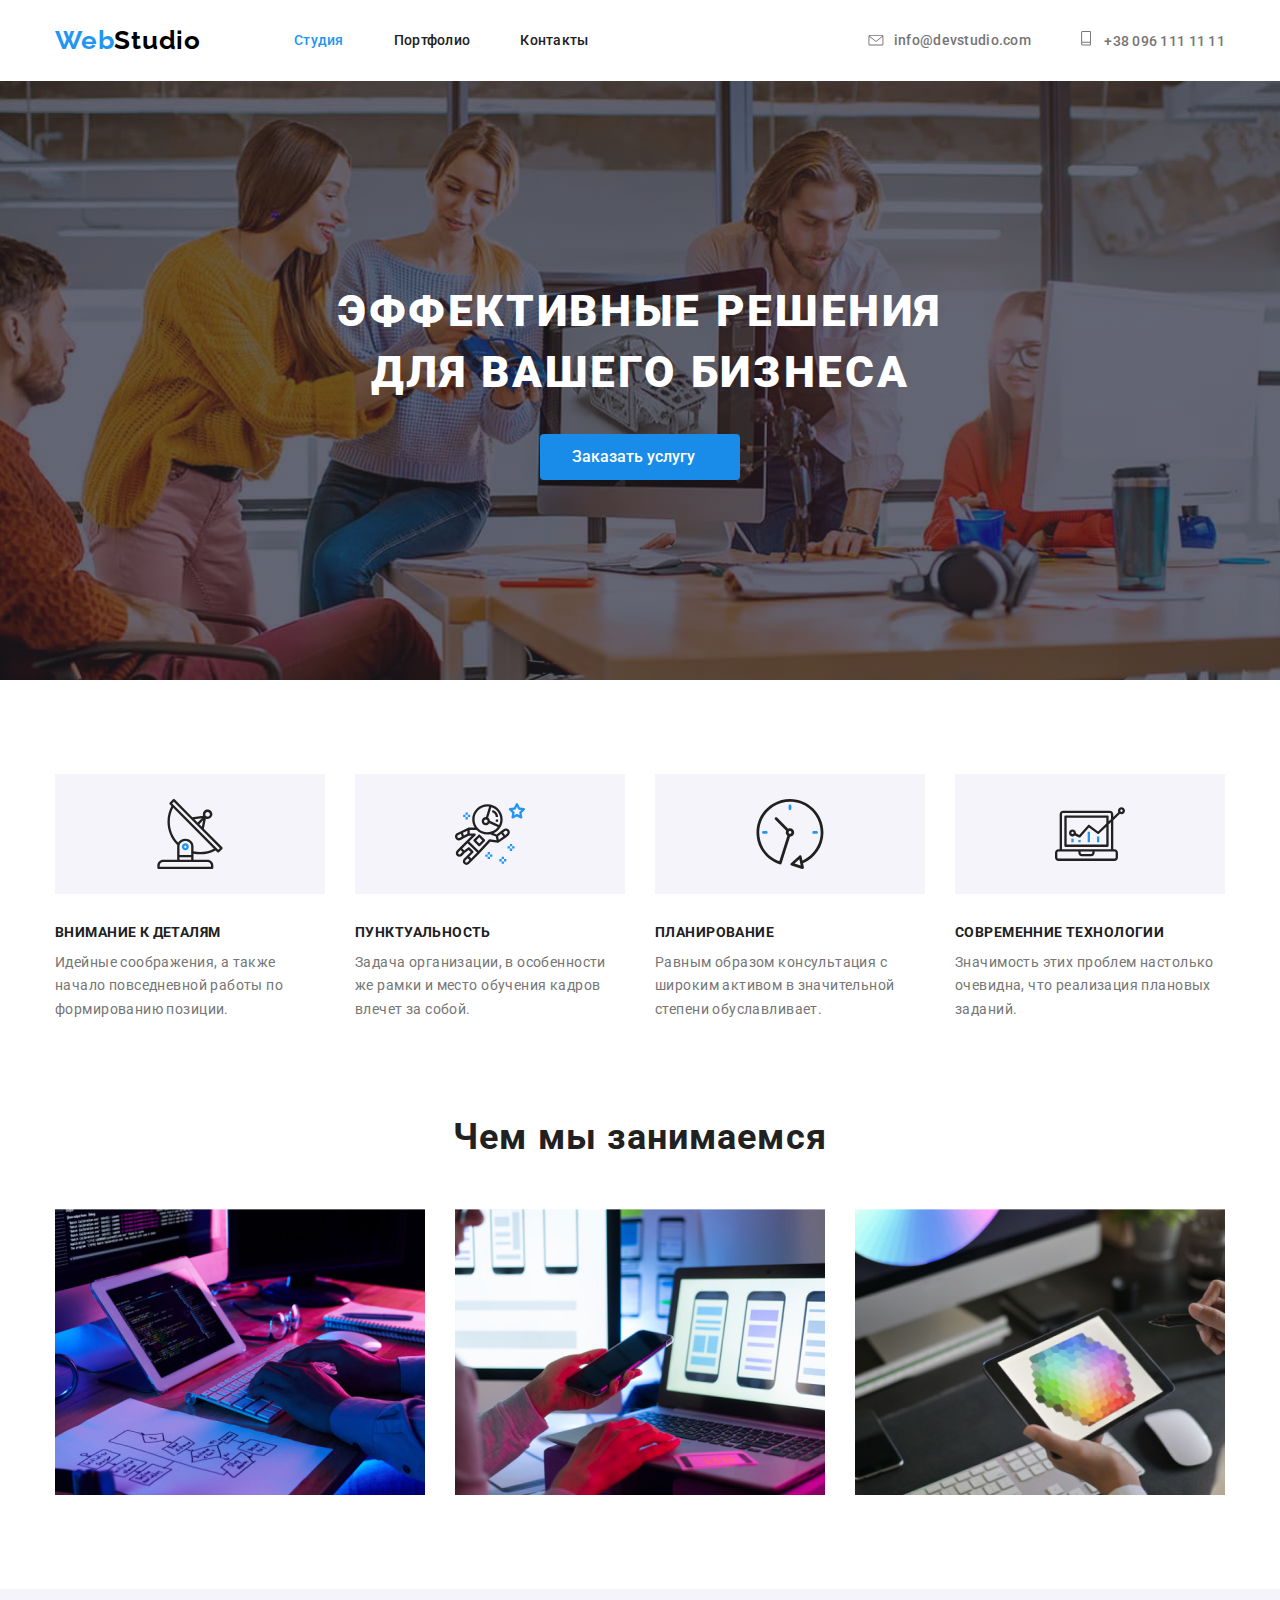
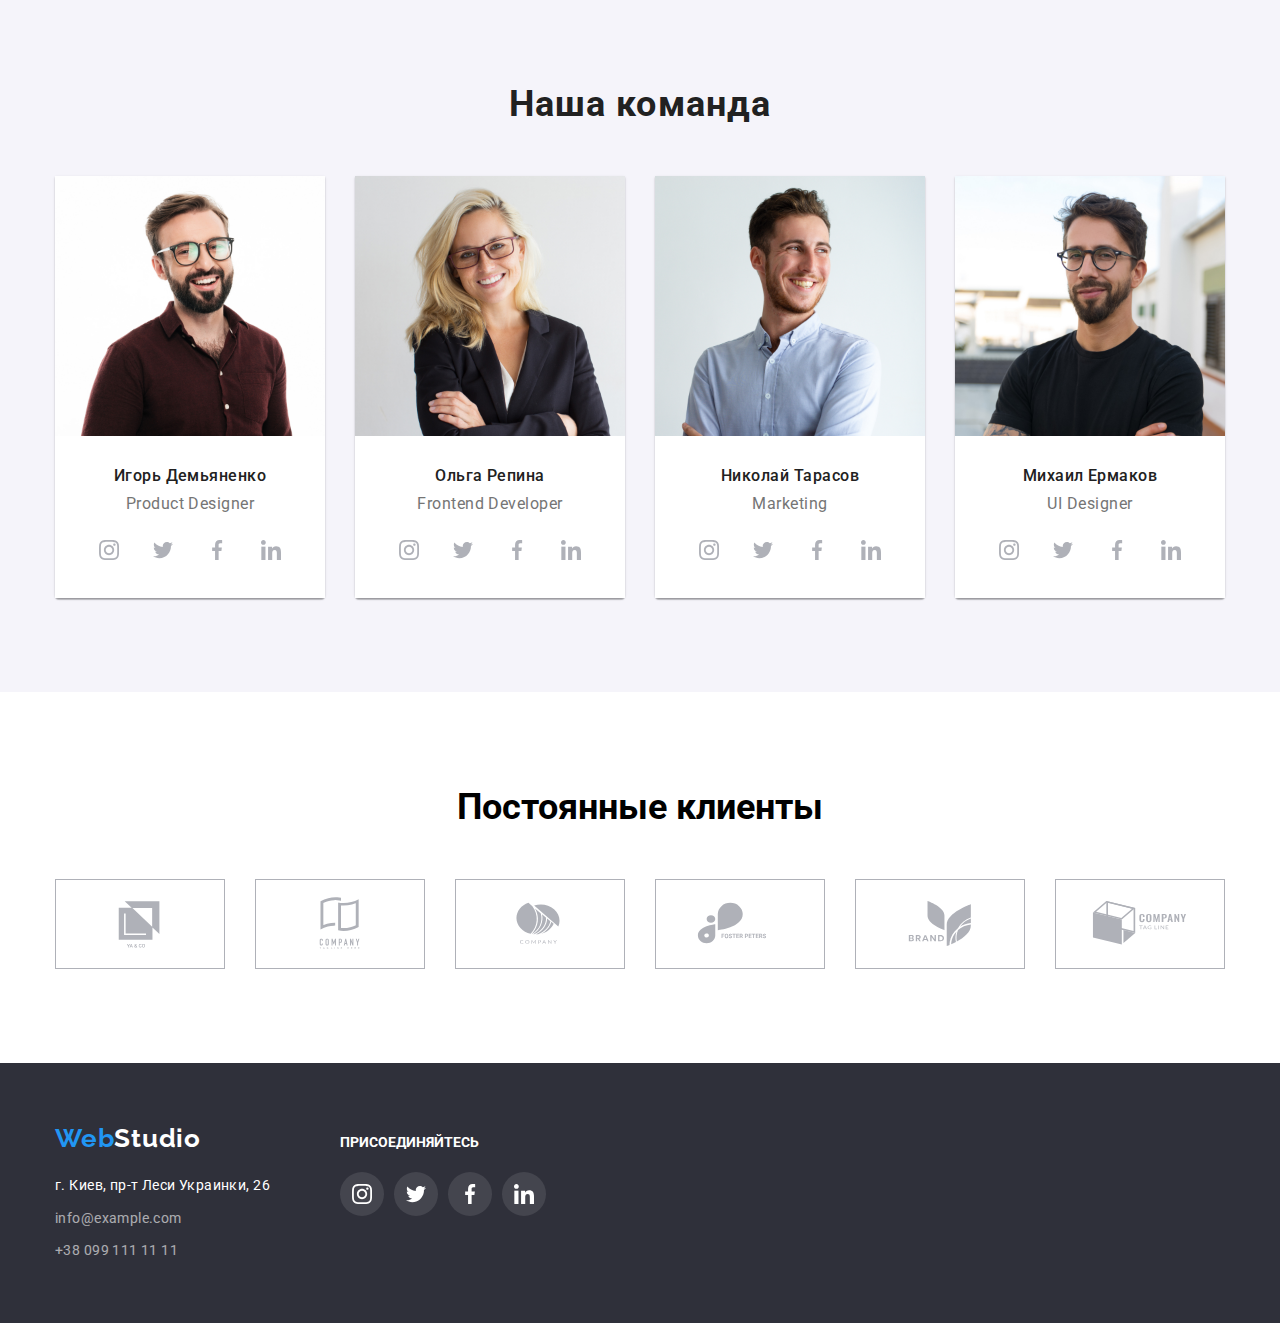
<file: index.html>
<!DOCTYPE html>
<html lang="ru">
  <head>
    <meta charset="UTF-8" />
    <meta http-equiv="X-UA-Compatible" content="IE=edge" />
    <meta name="viewport" content="width=device-width, initial-scale=1.0" />
    <title>WebStudio</title>
    <link rel="preconnect" href="https://fonts.gstatic.com" />
    <link
      href="https://fonts.googleapis.com/css2?family=Raleway:wght@700&amp;family=Roboto:wght@400;500;700;900&amp;display=swap"
      rel="stylesheet"
    />
    <link rel="stylesheet" href="./CSS/style.css" />
    <link rel="stylesheet" href="./CSS/modern-normalize.css">
  </head>
  <body class="body-index">
    <!--шапка сайта-->
    <header class="header">
      <div class="container">
        <nav class="navigation">
          <a href lang="en-us">
            <span class="logo">Web</span><span class="name">Studio</span>
          </a>
          <ul class="menu-nav">
            <li class="menu-nav-item">
              <a href="./index.html" class="point-nav active"> Студия </a>
            </li>
            <li class="menu-nav-item">
              <a href="./portfolio.html" class="point-nav"> Портфолио </a>
            </li>
            <li class="menu-nav-item">
              <a href="#" class="point-nav"> Контакты </a>
            </li>
          </ul>
        </nav>
          <ul class="contact-list">
            <li class="adress-item">
              <a href="mailto:info@devstudio.com" class="adress"
                >
                <svg class="link-icon" width="16" height="11.2">
                  <use href="./img/svg/symbol-defs.svg#icon-envelope"></use>
                </svg>
                info@devstudio.com
                </a>
            </li>
            <li class="adress-item">
              <a href="tel:+380961111111" class="tel">
                <svg class="link-icon" width="10" height="14.94">
                  <use href="./img/svg/symbol-defs.svg#icon-Vector"></use>
                </svg>
                +38 096 111 11 11</a>
            </li>
          </ul>
      </div>
    </header>
    <!-- содание сайта-->
    <main>
      <!-- герой секции-->
      <section class="hero-section overlay">
        
        <div class="container">
          
          <h1 class="h1">ЭФФЕКТИВНЫЕ РЕШЕНИЯ ДЛЯ ВАШЕГО БИЗНЕСА</h1>
          <button type="button" class="button">Заказать услугу</button>
        
      </div>
        <!--фон на весь блок-->

      </section>
      <!--о нас секция-->
      <section class="advantage-section">
        <div class="container">
          <ul class="advantage">
            <li class="container-point">
              <div class="advantage-block">
                
                <svg class="advantage-icon">
                  <use href="./img/svg/symbol-defs.svg#icon-antenna-1"></use>
                </svg>
              </div>
              
              <h3 class="advantage-title">ВНИМАНИЕ К ДЕТАЛЯМ</h3>
              <p class="advantage-text">
                Идейные соображения, а также начало повседневной работы по
                формированию позиции.
              </p>
            </li>
            <li class="container-point">
              <div class="advantage-block">
                
                <svg class="advantage-icon">
                  <use href="./img/svg/symbol-defs.svg#icon-astronaut"></use>
                </svg>
              </div>
              <h3 class="advantage-title">ПУНКТУАЛЬНОСТЬ</h3>
              <p class="advantage-text">
                Задача организации, в особенности же рамки и место обучения
                кадров влечет за собой.
              </p>
            </li>
            <li class="container-point">
              <div class="advantage-block">
                
                <svg class="advantage-icon">
                  <use href="./img/svg/symbol-defs.svg#icon-clock"></use>
                </svg>
              </div>
              <h3 class="advantage-title">ПЛАНИРОВАНИЕ</h3>
              <p class="advantage-text">
                Равным образом консультация с широким активом в значительной
                степени обуславливает.
              </p>
            </li>
            <li class="container-point">
              <div class="advantage-block">
                
                <svg class="advantage-icon">
                  <use href="./img/svg/symbol-defs.svg#icon-diagram"></use>
                </svg>
              </div>
              <h3 class="advantage-title">СОВРЕМЕННИЕ ТЕХНОЛОГИИ</h3>
              <p class="advantage-text">
                Значимость этих проблем настолько очевидна, что реализация
                плановых заданий.
              </p>
            </li>
          </ul>
        </div>
      </section>
      <!--Чем мы занимаемся-->
      <section class="section-work">
        <div class="container">
          <h2 class="work">Чем мы занимаемся</h2>
          <ul class="work-picture">
            <li class="work-list">
              <img
                src="./img/box_1.jpg"
                alt="клавиатура"
                width="370"
                height="286"
              />
            </li>
            <li class="work-list">
              <img
                src="./img/box_2.jpg"
                alt="телефон на фоне монитора"
                width="370"
                height="286"
              />
            </li>
            <li class="work-list">
              <img
                src="./img/box_3.jpg"
                alt="планшет в руке"
                width="370"
                height="286"
              />
            </li>
          </ul>
        </div>
      </section>
      <!--Наша команда-->
      <section class="team">
        <div class="container">
          <h2>Наша команда</h2>
          <ul class="team-pfoto">
            <li class="team-point">
              <img
                src="./img/img.jpg"
                alt="Игорь Демьяненко"
                width="270"
                height="260"
              />
              <div class="team-pfoto-card">
                <h3>Игорь Демьяненко</h3>
                <p>Product Designer</p>
                <ul class="team-social">
                  <li class="link">
                  <a href class="social-block">
                    <svg class="social-links">
                      <use href="./img/svg/symbol-defs.svg#icon-instagram-2"></use>
                      </svg>
                  </a>
                  </li>
                  <li class="link">
                    <a href class="social-block">
                      <svg class="social-links">
                        <use href="./img/svg/symbol-defs.svg#icon-twitter-1"></use>
                      </svg>
                    </a>
                    </li>
                    <li class="link">
                      <a href class="social-block">
                        <svg class="social-links">
                          <use href="./img/svg/symbol-defs.svg#icon-facebook-1"></use>
                        </svg>
                      </a>
                      </li>
                      <li class="link">
                        <a href class="social-block">
                          <svg class="social-links">
                            <use href="./img/svg/symbol-defs.svg#icon-linkedin-1"></use>
                          </svg>
                        </a>
                        </li>
                </ul>
              </div>
             
            </li>
            <li class="team-point">
              <img
                src="./img/img (1).jpg"
                alt="Ольга Репина"
                width="270"
                height="260"
              />
              <div class="team-pfoto-card">
                <h3>Ольга Репина</h3>
                <p>Frontend Developer</p>
                <ul class="team-social">
                  <li class="link">
                  <a href class="social-block">
                    <svg class="social-links">
                      <use href="./img/svg/symbol-defs.svg#icon-instagram-2"></use>
                      </svg>
                  </a>
                  </li>
                  <li class="link">
                    <a href class="social-block">
                      <svg class="social-links">
                        <use href="./img/svg/symbol-defs.svg#icon-twitter-1"></use>
                      </svg>
                    </a>
                    </li>
                    <li class="link">
                      <a href class="social-block">
                        <svg class="social-links">
                          <use href="./img/svg/symbol-defs.svg#icon-facebook-1"></use>
                        </svg>
                      </a>
                      </li>
                      <li class="link">
                        <a href class="social-block">
                          <svg class="social-links">
                            <use href="./img/svg/symbol-defs.svg#icon-linkedin-1"></use>
                          </svg>
                        </a>
                        </li>
                </ul>
              </div>
            </li>
            <li class="team-point">
              <img
                src="./img/img (2).jpg"
                alt="Николай Тарасов"
                width="270"
                height="260"
              />
              <div class="team-pfoto-card">
                <h3>Николай Тарасов</h3>
                <p>Marketing</p>
                <ul class="team-social">
                  <li class="link">
                  <a href class="social-block">
                    <svg class="social-links">
                      <use href="./img/svg/symbol-defs.svg#icon-instagram-2"></use>
                      </svg>
                  </a>
                  </li>
                  <li class="link">
                    <a href class="social-block">
                      <svg class="social-links">
                        <use href="./img/svg/symbol-defs.svg#icon-twitter-1"></use>
                      </svg>
                    </a>
                    </li>
                    <li class="link">
                      <a href class="social-block">
                        <svg class="social-links">
                          <use href="./img/svg/symbol-defs.svg#icon-facebook-1"></use>
                        </svg>
                      </a>
                      </li>
                      <li class="link">
                        <a href class="social-block">
                          <svg class="social-links">
                            <use href="./img/svg/symbol-defs.svg#icon-linkedin-1"></use>
                          </svg>
                        </a>
                        </li>
                </ul>
              </div>
            </li>
            <li class="team-point">
              <img
                src="./img/img (3).jpg"
                alt="Михаил Ермаков"
                width="270"
                height="260"
              />
              <div class="team-pfoto-card">
                <h3>Михаил Ермаков</h3>
                <p>UI Designer</p>
                <ul class="team-social">
                  <li class="link">
                  <a href class="social-block">
                    <svg class="social-links">
                      <use href="./img/svg/symbol-defs.svg#icon-instagram-2"></use>
                      </svg>
                  </a>
                  </li>
                  <li class="link">
                    <a href class="social-block">
                      <svg class="social-links">
                        <use href="./img/svg/symbol-defs.svg#icon-twitter-1"></use>
                      </svg>
                    </a>
                    </li>
                    <li class="link">
                      <a href class="social-block">
                        <svg class="social-links">
                          <use href="./img/svg/symbol-defs.svg#icon-facebook-1"></use>
                        </svg>
                      </a>
                      </li>
                      <li class="link">
                        <a href class="social-block">
                          <svg class="social-links">
                            <use href="./img/svg/symbol-defs.svg#icon-linkedin-1"></use>
                          </svg>
                        </a>
                        </li>
                </ul>
              </div>
            </li>
          </ul>
        </div>
      </section>
      <section class="section">
        <div class="container">
          <h2 class="section-title">Постоянные клиенты</h2>
          <ul class="clients">
            <li class="company">
              <a href="" class="client-block">
                <svg width="106" height="60">
                  <use href="./img/svg/defs.svg#icon-Logo"></use>
                </svg>
              </a>
            </li>
            <li class="company">
              <a href="" class="client-block">
                <svg width="106" height="60">
                  <use href="./img/svg/defs.svg#icon-Logo-1"></use>
                </svg>
              </a>
            </li>
            <li class="company">
              <a href="" class="client-block">
                <svg width="106" height="60">
                  <use href="./img/svg/defs.svg#icon-Logo-2"></use>
                </svg>
              </a>
            </li>
            <li class="company">
              <a href="" class="client-block">
                <svg width="106" height="60">
                  <use href="./img/svg/defs.svg#icon-Logo-3"></use>
                </svg>
              </a>
            </li>
            <li class="company">
              <a href="" class="client-block">
                <svg width="106" height="60">
                  <use href="./img/svg/defs.svg#icon-Logo-4"></use>
                </svg>
              </a>
            </li>
            <li class="company">
              <a href="" class="client-block">
                <svg width="106" height="60">
                  <use href="./img/svg/defs.svg#icon-Logo-5"></use>
                </svg>
              </a>
            </li>
          </ul>
        </div>
      </section>
    </main>
    <!--Контактные данные-->
    <footer class="color-footer">
      <div class="container flex">
        <div class="footer-item">
        <a href lang="en-us">
          <span class="logo">Web</span><span class="name-footer">Studio</span>
        </a>
        <address class="address-list">
          <p class="address-map">г. Киев, пр-т Леси Украинки, 26</p>
          <ul>
            <li class="footer-point">
              <a href="mailto:info@example.com" class="address-footer"
                >info@example.com</a
              >
            </li>
            <li class="footer-point">
              <a href="tel:+380991111111" class="address-footer"
                >+38 099 111 11 11</a
              >
            </li>
          </ul>
        </address>
         </div>
      <div class="footer-social">
        
          <p class="footer-title">присоединяйтесь</p>
        
        <ul class="social-icon">
          <li class="footer-icon">
            <a href="" class="footer-block">
              <svg class="footer-links">
                <use href="./img/svg/symbol-defs.svg#icon-instagram-2"></use>
              </svg>
            </a>
          </li>
          <li class="footer-icon">
            <a href="" class="footer-block">
              <svg class="footer-links">
                <use href="./img/svg/symbol-defs.svg#icon-twitter-1"></use>
              </svg>
            </a>
          </li>
          <li class="footer-icon">
            <a href="" class="footer-block">
              <svg class="footer-links">
                <use href="./img/svg/symbol-defs.svg#icon-facebook-1"></use>
              </svg>
            </a>
          </li>
          <li class="footer-icon">
            <a href="" class="footer-block">
              <svg class="footer-links">
                <use href="./img/svg/symbol-defs.svg#icon-linkedin-1"></use>
              </svg>
            </a>
          </li>
        </ul>
      </div>
      </div>
    </footer>
  </body>
</html>
</file>
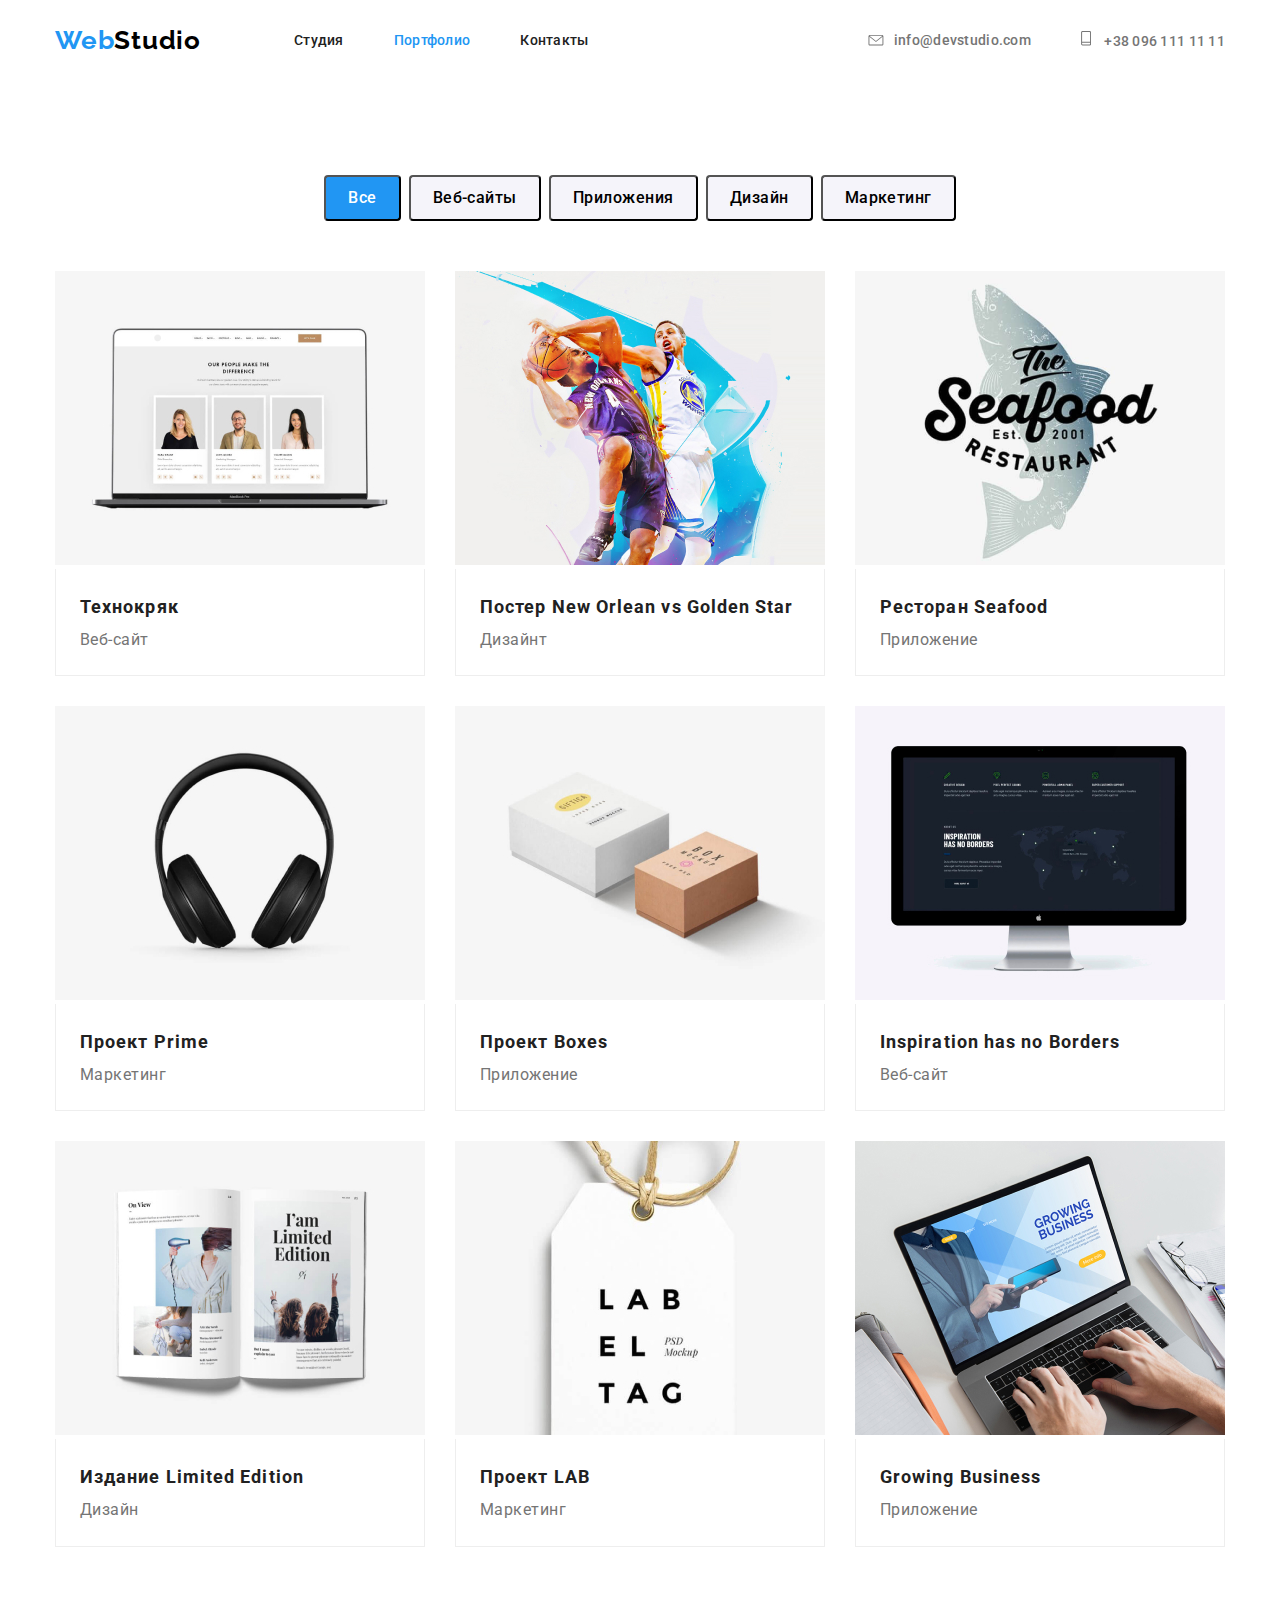
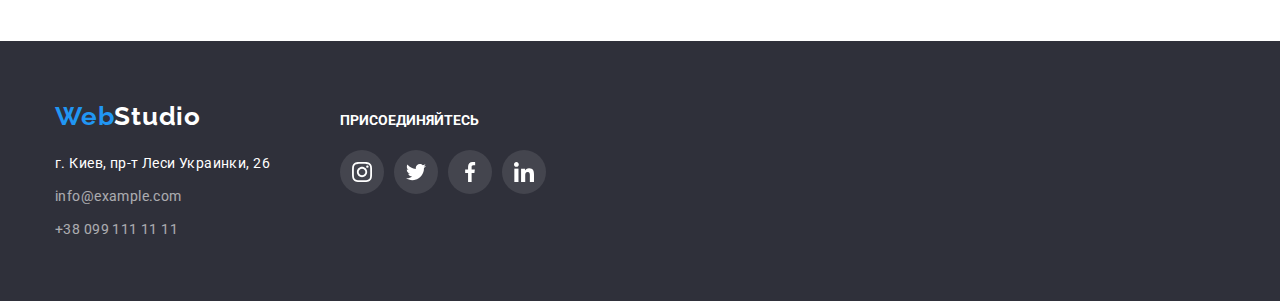
<file: portfolio.html>
<!DOCTYPE html>
<html lang="en">
  <head>
    <meta charset="UTF-8" />
    <meta http-equiv="X-UA-Compatible" content="IE=edge" />
    <meta name="viewport" content="width=device-width, initial-scale=1.0" />
    <title>Портфолио</title>
    <link rel="preconnect" href="https://fonts.gstatic.com" />
    <link
      href="https://fonts.googleapis.com/css2?family=Raleway:wght@700&amp;family=Roboto:wght@400;500;700;900&amp;display=swap"
      rel="stylesheet"
    />
    <link rel="stylesheet" href="./CSS/style.css" />
    <link rel="stylesheet" href="./CSS/modern-normalize.css" />
  </head>
  <body class="body-portfolio">
    <!--шапка портфолио-->
    <header class="header">
      <div class="container">
        <nav class="navigation">
          <a href lang="en-us">
            <span class="logo">Web</span><span class="name">Studio</span>
          </a>

          <ul class="menu-nav">
            <li class="menu-nav-item">
              <a href="./index.html" class="point-nav"> Студия </a>
            </li>
            <li class="menu-nav-item">
              <a href="./portfolio.html" class="point-nav active">
                Портфолио
              </a>
            </li>
            <li class="menu-nav-item">
              <a href="#" class="point-nav"> Контакты </a>
            </li>
          </ul>
        </nav>
        <ul class="contact-list">
          <li class="adress-item">
            <a href="mailto:info@devstudio.com" class="adress">
              <svg class="link-icon" width="16" height="11.2">
                <use href="./img/svg/symbol-defs.svg#icon-envelope"></use>
              </svg>
              info@devstudio.com
            </a>
          </li>
          <li class="adress-item">
            <a href="tel:+380961111111" class="tel">
              <svg class="link-icon" width="10" height="14.94">
                <use href="./img/svg/symbol-defs.svg#icon-Vector"></use>
              </svg>
              +38 096 111 11 11</a
            >
          </li>
        </ul>
      </div>
    </header>
    <!-- содание сайта-->
    <main>
      <!-- герой секции-->
      <section class="portfolio-menu">
        <div class="container">
          <ul class="filter">
            <li class="filter-button-item">
              <button class="collor">Все</button>
            </li>
            <li class="filter-button-item">
              <button>Веб-сайты</button>
            </li>
            <li class="filter-button-item">
              <button>Приложения</button>
            </li>
            <li class="filter-button-item">
              <button>Дизайн</button>
            </li>
            <li class="filter-button-item">
              <button>Маркетинг</button>
            </li>
          </ul>
          <ul class="projects">
            <li class="flex-container-element">
              <a href="" class="portfolio-card-link">
                <img
                  src="./img/img2/team.jpg"
                  alt="team"
                  width="370"
                  height="294"
                />
                <div class="portfolio-card-content">
                  <h3>Технокряк</h3>
                  <p>Веб-сайт</p>
                </div>
              </a>
            </li>
            <li class="flex-container-element">
              <a href=""class="portfolio-card-link">
                <img
                  src="./img/img2/poster.jpg"
                  alt="poster"
                  width="370"
                  height="294"
                />
                <div class="portfolio-card-content">
                  <h3>Постер New Orlean vs Golden Star</h3>
                  <p>Дизайнт</p>
                </div>
              </a>
            </li>
            <li class="flex-container-element">
              <a href=""class="portfolio-card-link">
                <img
                  src="./img/img2/test.jpg"
                  alt="emblem"
                  width="370"
                  height="294"
                />
                <div class="portfolio-card-content">
                  <h3>Ресторан Seafood</h3>
                  <p>Приложение</p>
                </div>
              </a>
            </li>
            <li class="flex-container-element">
              <a href=""class="portfolio-card-link">
                <img
                  src="./img/img2/headphones.jpg"
                  alt="headphones"
                  width="370"
                  height="294"
                />
                <div class="portfolio-card-content">
                  <h3>Проект Prime</h3>
                  <p>Маркетинг</p>
                </div>
              </a>
            </li>
            <li class="flex-container-element">
              <a href=""class="portfolio-card-link">
                <img
                  src="./img/img2/boxes.jpg"
                  alt="boxes"
                  width="370"
                  height="294"
                />
                <div class="portfolio-card-content">
                  <h3>Проект Boxes</h3>
                  <p>Приложение</p>
                </div>
              </a>
            </li>
            <li class="flex-container-element">
              <a href=""class="portfolio-card-link">
                <img
                  src="./img/img2/monitor.jpg"
                  alt="monitor"
                  width="370"
                  height="294"
                />
                <div class="portfolio-card-content">
                  <h3>Inspiration has no Borders</h3>
                  <p>Веб-сайт</p>
                </div>
              </a>
            </li>
            <li class="flex-container-element">
              <a href=""class="portfolio-card-link">
                <img
                  src="./img/img2/book.jpg"
                  alt="book"
                  width="370"
                  height="294"
                />
                <div class="portfolio-card-content">
                  <h3>Издание Limited Edition</h3>
                  <p>Дизайн</p>
                </div>
              </a>
            </li>
            <li class="flex-container-element">
              <a href=""class="portfolio-card-link">
                <img
                  src="./img/img2/brand_name.jpg"
                  alt="brand_name"
                  width="370"
                  height="294"
                />
                <div class="portfolio-card-content">
                  <h3>Проект LAB</h3>
                  <p>Маркетинг</p>
                </div>
              </a>
            </li>
            <li class="flex-container-element">
              <a href=""class="portfolio-card-link">
                <img
                  src="./img/img2/notebook.jpg"
                  alt="notebook"
                  width="370"
                  height="294"
                />
                <div class="portfolio-card-content">
                  <h3>Growing Business</h3>
                  <p>Приложение</p>
                </div>
              </a>
            </li>
          </ul>
        </div>
      </section>
    </main>
    <!--Контактные данные портфолио-->
    <footer class="color-footer">
      <div class="container flex">
        <div class="footer-item">
        <a href lang="en-us">
          <span class="logo">Web</span><span class="name-footer">Studio</span>
        </a>
        <address class="address-list">
          <p class="address-map">г. Киев, пр-т Леси Украинки, 26</p>
          <ul>
            <li class="footer-point">
              <a href="mailto:info@example.com" class="address-footer"
                >info@example.com</a
              >
            </li>
            <li class="footer-point">
              <a href="tel:+380991111111" class="address-footer"
                >+38 099 111 11 11</a
              >
            </li>
          </ul>
        </address>
         </div>
      <div class="footer-social">
        
          <p class="footer-title">присоединяйтесь</p>
        
        <ul class="social-icon">
          <li class="footer-icon">
            <a href="" class="footer-block">
              <svg class="footer-links">
                <use href="./img/svg/symbol-defs.svg#icon-instagram-2"></use>
              </svg>
            </a>
          </li>
          <li class="footer-icon">
            <a href="" class="footer-block">
              <svg class="footer-links">
                <use href="./img/svg/symbol-defs.svg#icon-twitter-1"></use>
              </svg>
            </a>
          </li>
          <li class="footer-icon">
            <a href="" class="footer-block">
              <svg class="footer-links">
                <use href="./img/svg/symbol-defs.svg#icon-facebook-1"></use>
              </svg>
            </a>
          </li>
          <li class="footer-icon">
            <a href="" class="footer-block">
              <svg class="footer-links">
                <use href="./img/svg/symbol-defs.svg#icon-linkedin-1"></use>
              </svg>
            </a>
          </li>
        </ul>
      </div>
      </div>
    </footer>
  </body>
</html>
</file>
<file: CSS/style.css>
:root {
  --color-link: #2196f3;
  --text: #212121;
  --color-text: #ffffff;
  --color-p: #757575;
  --font-family: "Roboto", sans-serif;
  --font-size: 14px;
  --font-style: normal;
  --font-logo: "Raleway", sans-serif;
  --font-size-logo: 26px;
}
ul {
  list-style: none;
  margin: 0;
  padding: 0;
}
a {
  text-decoration: none;
}
h1,
h2,
h3,
h4,
p {
  margin: 0;
}

h3 {
  color: var(--text);
  font-family: var(--font-family);
  font-size: 18px;
  font-style: var(--font-style);
  font-weight: 700;
  line-height: 2;
  letter-spacing: 0.06em;
}
img {
  display: block;
}
.body-index {
  font-family: "Roboto", "Raleway", "Arial", sans-serif;
}

.body-portfolio {
  color: #e5e5e5;
  font-family: "Roboto", "Raleway", "Arial", sans-serif;
}

.container {
  width: 1200px;
  margin: 0 auto;
  padding-left: 15px;
  padding-right: 15px;
}
.section {
  padding-top: 94px;
  padding-bottom: 94px;
}
.body {
  margin: auto;
  width: 1600px;
}

.header {
  background-color: var(--color-text);
}
.header .container {
  display: flex;
  align-items: center;
}

/* WebStudio */
.logo {
  color: var(--color-link);
  font-family: var(--font-logo);
  font-size: var(--font-size-logo);
  font-style: var(--font-style);
  font-weight: 700;
  line-height: 1.2;
  letter-spacing: 0.03em;
}
.name {
  color: #000000;
  font-family: var(--font-logo);
  font-size: var(--font-size-logo);
  font-style: var(--font-style);
  font-weight: 700;
  line-height: 1.2;
  letter-spacing: 0.03em;
}
.name-footer {
  color: var(--color-text);
  font-family: var(--font-logo);
  font-size: var(--font-size-logo);
  font-style: var(--font-style);
  font-weight: 700;
  line-height: 1.2;
  letter-spacing: 0.03em;
}
/* NAV BLOCK START*/
.menu-nav {
  display: inline-flex;
  margin-left: 93px;
}
.menu-nav-item {
  margin-right: 50px;
  display: inline-flex;
}
.menu-nav-item:last-child {
  margin-right: 0px;
}
.navigation {
  display: inline-flex;
  align-items: center;
}
.point-nav {
  display: inline-flex;
  padding-top: 32px;
  padding-bottom: 32px;
  color: var(--text);
  font-family: var(--font-family);
  font-size: var(--font-size);
  font-style: var(--font-style);
  font-weight: 500;
  line-height: 1.2;
  letter-spacing: 0.02em;
}
.point-nav:focus,
.point-nav:hover {
  color: var(--color-link);
}
.point-nav.active {
  color: var(--color-link);
}
/* NAV BLOCK FINISH*/

/* CONTACT START*/
.link-icon {
  fill: currentColor;
  margin-right: 10px;
}
.contact-list {
  display: flex;
  align-items: center;
  margin-left: auto;
}
.adress-item + .adress-item {
  margin-left: 50px;
}
.adress {
  color: var(--color-p);
  font-weight: 500;
  letter-spacing: 0.02em;
  line-height: 1.1;
  font-size: var(--font-size);
  display: flex;
  align-items: center;
}
.adress:focus,
.adress:hover {
  color: var(--color-link);
}
.tel:focus,
.tel:hover {
  color: var(--color-link);
}
.tel {
  color: #757575;
  font-family: var(--font-family);
  font-weight: 500;
  text-decoration: none;
  letter-spacing: 0.02em;
  line-height: 1.1;
  font-style: var(--font-style);
  font-size: var(--font-size);
}
/*HERO*/
.overlay {
  max-width: 1600px;

  margin-left: auto;
  margin-right: auto;
  background-image: linear-gradient(
      rgba(47, 48, 58, 0.4),
      rgba(47, 48, 58, 0.4)
    ),
    url("../img/our_team.jpg");
  background-size: cover;
  background-repeat: no-repeat;
  background-position: center;
}
.hero-section {
  background-color: #2f303a;
  text-align: center;
  padding-top: 200px;
  padding-bottom: 200px;
}
.h1 {
  color: var(--color-text);
  font-family: var(--font-family);
  font-size: 44px;
  font-style: var(--font-style);
  font-weight: 900;
  line-height: 1.4;
  letter-spacing: 0.06em;
  text-align: center;
  max-width: 696px;
  margin: 0 auto 30px;
}
.button {
  background-color: #188ce8;
  color: var(--color-text);
  text-align: center;
  font-weight: 500;
  font-family: inherit;
  font-size: 16px;
  line-height: 1.62;
  display: inline-block;
  border: 0;
  border-radius: 4px;
  display: flex;
  margin: 0 auto;
  padding: 10px 32px;
  align-items: center;
  text-align: center;
  min-width: 200px;
}
.button:hover,
.button:focus {
  cursor: pointer;
  color: var(--color-text);
  background-color: var(--color-link);
}
/*HERO FINISH*/
/*START advantage*/
.advantage-block {
  display: flex;
  align-items: center;
  justify-content: center;
  margin-bottom: 30px;
  width: 270px;
  height: 120px;
  background-color: #f5f4fa;
}
.advantage-icon {
  width: 70px;
  height: 70px;
}
.advantage {
  padding-bottom: 0px;
  display: flex;
  margin-left: -30px;
  margin-top: -30px;
}
.container-point {
  flex-basis: calc(100% / 4 - 30px);
  margin-left: 30px;
  margin-top: 30px;
}
.advantage-section {
  padding-top: 94px;
}

.advantage h3 {
  color: var(--text);
  font-family: var(--font-family);
  font-size: var(--font-size);
  font-style: var(--font-style);
  font-weight: 700;
  line-height: 1.2;
  letter-spacing: 0.03em;
  margin-bottom: 10px;
}
.advantage p {
  color: var(--color-p);
  font-family: var(--font-family);
  font-size: var(--font-size);
  font-style: var(--font-style);
  font-weight: 400;
  line-height: 1.7;
  letter-spacing: 0.03em;
  font-weight: 700;
  font-size: 14px;
}
/*START section-work*/
.team h2,
.work {
  color: var(--text);
  margin-bottom: 50px;
  font-size: 36px;
  font-style: var(--font-style);
  font-weight: 700;
  line-height: 1.2;
  letter-spacing: 0.03em;
  text-align: center;
}
.section-work {
  padding-top: 94px;
  padding-bottom: 94px;
}
.work-picture {
  display: flex;
  margin-left: -30px;
  margin-top: -30px;
}
.work-list {
  flex-basis: calc(100% / 3 - 30px);
  margin-left: 30px;
  margin-top: 30px;
}
/*team*/

.team-social {
  display: flex;
  justify-content: center;
  margin-top: 16px;
}
.team-social .link:not(:last-child) {
  margin-right: 10px;
}

.social-block {
  display: block;
  width: 44px;
  height: 44px;
  border-radius: 50%;
  display: flex;
    align-items: center;
    justify-content: center;
}

.social-links {
  width: 20px;
  height: 20px;
}
.social-block:hover,
.social-block:focus {
  --color1: var(--color-link);
  --color2: var(--color-text);
  background-color: var(--color-link);
}
.team h2 {
  margin-bottom: 50px;
  text-align: center;
}
.team-pfoto {
  display: flex;
  margin-left: -30px;
}
.team-point {
  flex-basis: calc(100% / 4 - 30px);
  margin-left: 30px;
  background-color: #ffffff;
  box-shadow: 0px 1px 3px rgba(0, 0, 0, 0.12), 0px 1px 1px rgba(0, 0, 0, 0.14),
    0px 2px 1px rgba(0, 0, 0, 0.2);
  border-radius: 0px 0px 4px 4px;
}
.team-pfoto-card {
  padding: 30px;
  height: 162px;
  background-color: #ffffff;
}
.team h3 {
  color: var(--text);
  font-family: var(--font-family);
  font-size: 16px;
  font-style: var(--font-style);
  font-weight: 500;
  line-height: 1.2;
  letter-spacing: 0.03em;
  margin-bottom: 10px;
  text-align: center;
}
.team p {
  color: var(--color-p);
  font-family: var(--font-family);
  font-size: 16px;
  font-style: var(--font-style);
  font-weight: 400;
  line-height: 1;
  letter-spacing: 0.03em;
  text-align: center;
}
.team {
  background-color: #f5f4fa;
  padding-top: 94px;
  padding-bottom: 94px;
}
/*team FINISH*/
/* с */
.section-title {
  margin-top: 0px;
  margin-bottom: 50px;
  font-weight: 700;
  font-size: 36px;
  line-height: 1.17;
  text-align: center;
}
.clients {
  display: flex;
}
.clients > .company {
  display: flex;
  margin-right: 30px;
  text-align: center;
}
.clients > .company:last-child {
  margin-right: 0px;
}

.client-block {
  display: flex;
  align-items: center;
  justify-content: center;
  fill: #afb1b8;
  width: 170px;
  height: 90px;
  border: 1px solid #afb1b8;
}
.client-block:hover,
.client-block:focus {
  fill: var(--color-link);
  border: 1px solid var(--color-link);
}
/*footer START*/
.footer-icon:not(:last-child){
  margin-right: 10px;
}
.footer-block {
  width: 44px;
  height: 44px;
  border-radius: 50%;
  display: flex;
  align-items: center;
  justify-content: center;
  background-color: rgba(255, 255, 255, 0.1);
}
.social-icon {
  display: flex;
}

.footer-links {
  width: 20px;
  height: 20px;
  --color2: var(--color-text);
}

.footer-block:hover,
.footer-block:focus {
  --color1: var(--color-link);
  --color2: var(--color-text);
  background-color: var(--color-link);
}

.footer-title {
  display: inline-block;
  margin-bottom: 21px;
  margin-top: 0px;

  color: var(--color-text);
  font-weight: 700;
  font-size: 14px;
  line-height: 1.14;
  text-transform: uppercase;
}
.footer-social {
  margin-left: 70px;
}

.color-footer {
  padding-top: 60px;
  padding-bottom: 60px;
  background-color: #2f303a;
}
.flex {
  display: flex;
  flex-direction: row;
  align-items: baseline;
}
.footer-point:not(:last-child) {
  margin-bottom: 9px;
}
.address-footer {
  color: var(--color-text);
  opacity: 60%;
  text-decoration: none;
  font-family: var(--font-family);
  font-size: var(--font-size);
  font-style: var(--font-style);
  font-weight: 400;
  line-height: 1.7;
  letter-spacing: 0.03em;
}
.address-footer:focus,
.address-footer:hover {
  color: var(--color-link);
}
.address-list {
  margin-top: 20px;
}
.address-map {
  margin-bottom: 9px;
}

.address-map:focus,
.address-map:hover {
  color: var(--color-link);
}
.address-map {
  color: var(--color-text);
  font-family: var(--font-family);
  font-size: var(--font-size);
  font-style: var(--font-style);
  font-weight: 400;
  line-height: 1.7;
  letter-spacing: 0.03em;
}
/*portfolio START*/
.portfolio-header {
  border-bottom: 1px solid #ececec;
}
.portfolio-menu .container {
  padding-top: 94px;
  padding-bottom: 94px;
}

.filter button:hover,
.filter button:focus {
  color: var(--color-text);
  background-color: var(--color-link);
  border-radius: 4px;
  cursor: pointer;
  box-shadow: 0px 3px 1px rgba(0, 0, 0, 0.1), 0px 1px 2px rgba(0, 0, 0, 0.08), 0px 2px 2px rgba(0, 0, 0, 0.12);
}

.filter button {
  font-family: var(--font-family);
  font-style: var(--font-style);
  font-family: inherit;
  font-weight: 500;
  font-size: 16px;
  line-height: 1.87;
  display: flex;
  align-items: center;
  padding: 6px 22px;
  letter-spacing: 0.03em;
  border-radius: 4px;
  min-width: 75px;
  background-color: #f5f4fa;
}
.filter {
  display: block;
  display: flex;
  align-items: center;
  justify-content: center;
  margin-bottom: 50px;
}
.filter-button-item:not(:last-child) {
  margin-right: 8px;
}
.filter button.collor {
  background-color: var(--color-link);
  color: var(--color-text);
}
/*picture START*/
.projects {
  margin-left: auto;
  margin-right: auto;
  display: flex;
  flex-wrap: wrap;
}

.flex-container-element {
  width: 370px;
  margin-right: 30px;
  margin-bottom: 30px;
}
.portfolio-card-link:focus,
.portfolio-card-link:hover {
  box-shadow: 0px 1px 1px rgba(0, 0, 0, 0.12), 0px 4px 4px rgba(0, 0, 0, 0.06),
    1px 4px 6px rgba(0, 0, 0, 0.16);
  display: block;
}

.flex-container-element:nth-last-child(-n + 3) {
  margin-bottom: 0;
}

.flex-container-element:nth-child(3n) {
  margin-right: 0;
}
.advantage p {
  color: var(--color-p);
  font-family: var(--font-family);
  font-size: var(--font-size);
  font-style: var(--font-style);
  font-weight: 400;
  line-height: 1.7;
  letter-spacing: 0.03em;
}
.projects p {
  color: var(--color-p);
  font-family: var(--font-family);
  font-size: 16px;
  font-style: var(--font-style);
  font-weight: 400;
  line-height: 1.9;
  letter-spacing: 0.03em;
}
.portfolio-card-content {
  background: #ffffff;
  border: 1px solid #eeeeee;
  margin-top: 4px;
  border-top: none;
  padding: 20px 24px;
}
</file>
